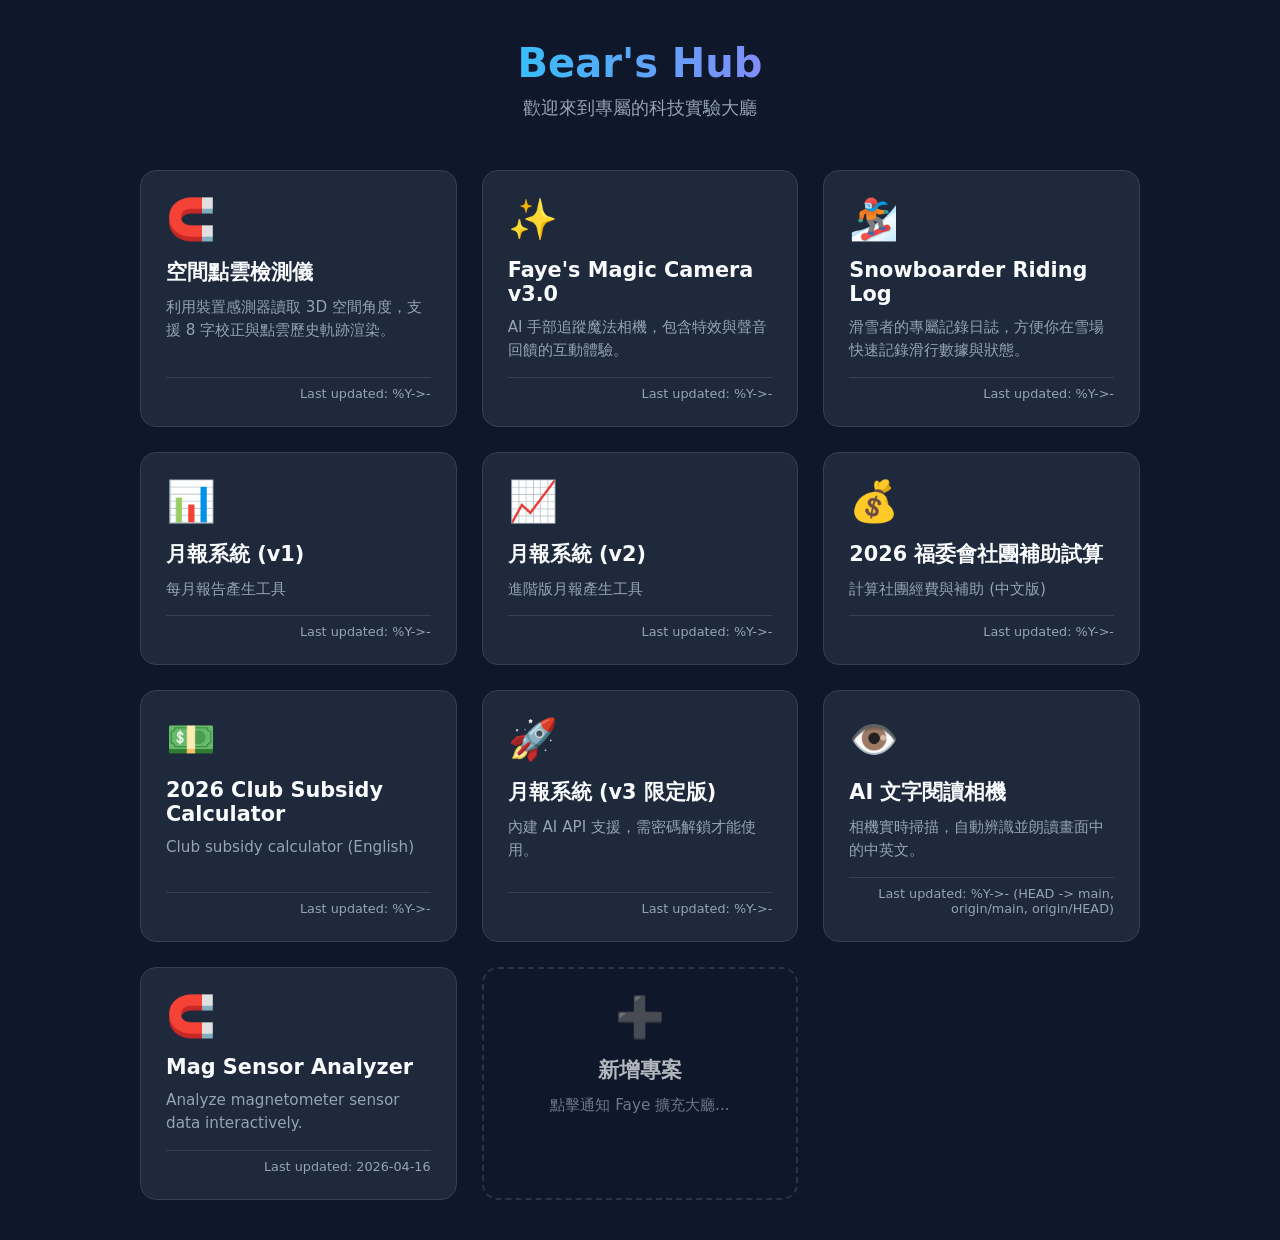
<file: index.html>
<!DOCTYPE html>
<html lang="zh-TW">
<head>
    <meta charset="UTF-8">
    <meta name="viewport" content="width=device-width, initial-scale=1.0">
    <title>Bear's Hub | 專屬實驗室</title>
    <style>
        :root {
            --bg-color: #0f172a;
            --card-bg: #1e293b;
            --text-main: #f8fafc;
            --text-muted: #94a3b8;
            --accent: #38bdf8;
            --accent-glow: rgba(56, 189, 248, 0.5);
        }
        body {
            font-family: 'Segoe UI', system-ui, sans-serif;
            background-color: var(--bg-color);
            color: var(--text-main);
            margin: 0;
            padding: 40px 20px;
            display: flex;
            flex-direction: column;
            align-items: center;
            min-height: 100vh;
            box-sizing: border-box;
        }
        .header {
            text-align: center;
            margin-bottom: 50px;
            animation: fadeInDown 0.8s ease-out;
        }
        .header h1 {
            font-size: 2.5rem;
            margin: 0 0 10px 0;
            background: linear-gradient(to right, #38bdf8, #818cf8);
            -webkit-background-clip: text;
            -webkit-text-fill-color: transparent;
        }
        .header p {
            color: var(--text-muted);
            font-size: 1.1rem;
            margin: 0;
        }
        
        .grid {
            display: grid;
            grid-template-columns: repeat(auto-fill, minmax(280px, 1fr));
            gap: 25px;
            width: 100%;
            max-width: 1000px;
            animation: fadeInUp 0.8s ease-out;
        }

        .card {
            background-color: var(--card-bg);
            border-radius: 16px;
            padding: 25px;
            text-decoration: none;
            color: var(--text-main);
            border: 1px solid #334155;
            transition: all 0.3s ease;
            position: relative;
            overflow: hidden;
            display: flex;
            flex-direction: column;
        }
        
        .card::before {
            content: '';
            position: absolute;
            top: 0; left: 0; right: 0; height: 4px;
            background: linear-gradient(to right, #38bdf8, #818cf8);
            opacity: 0;
            transition: opacity 0.3s ease;
        }

        .card:hover {
            transform: translateY(-5px);
            box-shadow: 0 10px 20px rgba(0,0,0,0.5), 0 0 15px var(--accent-glow);
            border-color: #475569;
        }
        .card:hover::before {
            opacity: 1;
        }

        .card-icon {
            font-size: 2.5rem;
            margin-bottom: 15px;
        }
        .card-title {
            font-size: 1.3rem;
            font-weight: bold;
            margin-bottom: 10px;
        }
        .card-desc {
            color: var(--text-muted);
            font-size: 0.95rem;
            line-height: 1.5;
            flex-grow: 1;
        }

        .card.empty {
            border: 2px dashed #334155;
            background: transparent;
            align-items: center;
            justify-content: center;
            text-align: center;
            opacity: 0.7;
            cursor: pointer;
        }
        .card.empty:hover {
            border-color: var(--text-muted);
            opacity: 1;
            box-shadow: none;
            transform: scale(1.02);
        }

        @keyframes fadeInDown {
            from { opacity: 0; transform: translateY(-20px); }
            to { opacity: 1; transform: translateY(0); }
        }
        @keyframes fadeInUp {
            from { opacity: 0; transform: translateY(20px); }
            to { opacity: 1; transform: translateY(0); }
        }
    </style>
</head>
<body>

    <div class="header">
        <h1>Bear's Hub</h1>
        <p>歡迎來到專屬的科技實驗大廳</p>
    </div>

    <div class="grid" id="project-grid">
        <!-- 專案 1 -->
        <a href="mag_sensor.html" class="card">
            <div class="card-icon">🧲</div>
            <div class="card-title">空間點雲檢測儀</div>
            <div class="card-desc">利用裝置感測器讀取 3D 空間角度，支援 8 字校正與點雲歷史軌跡渲染。</div>
        
            <div class="card-date" style="margin-top: 15px; font-size: 0.8rem; color: var(--text-muted); text-align: right; border-top: 1px solid #334155; padding-top: 8px;">Last updated: %Y->-</div>
        </a>

        <!-- 專案 2 -->
        <a href="magic_camera.html" class="card">
            <div class="card-icon">✨</div>
            <div class="card-title">Faye's Magic Camera v3.0</div>
            <div class="card-desc">AI 手部追蹤魔法相機，包含特效與聲音回饋的互動體驗。</div>
        
            <div class="card-date" style="margin-top: 15px; font-size: 0.8rem; color: var(--text-muted); text-align: right; border-top: 1px solid #334155; padding-top: 8px;">Last updated: %Y->-</div>
        </a>

        <!-- 專案 3 -->
        <a href="snowboard_log.html" class="card">
            <div class="card-icon">🏂</div>
            <div class="card-title">Snowboarder Riding Log</div>
            <div class="card-desc">滑雪者的專屬記錄日誌，方便你在雪場快速記錄滑行數據與狀態。</div>
        
            <div class="card-date" style="margin-top: 15px; font-size: 0.8rem; color: var(--text-muted); text-align: right; border-top: 1px solid #334155; padding-top: 8px;">Last updated: %Y->-</div>
        </a>

        <!-- 專案 4 -->
        <a href="monthly-report/index.html" class="card">
            <div class="card-icon">📊</div>
            <div class="card-title">月報系統 (v1)</div>
            <div class="card-desc">每月報告產生工具</div>
        
            <div class="card-date" style="margin-top: 15px; font-size: 0.8rem; color: var(--text-muted); text-align: right; border-top: 1px solid #334155; padding-top: 8px;">Last updated: %Y->-</div>
        </a>

        <!-- 專案 5 -->
        <a href="monthly-report/index_v2.html" class="card">
            <div class="card-icon">📈</div>
            <div class="card-title">月報系統 (v2)</div>
            <div class="card-desc">進階版月報產生工具</div>
        
            <div class="card-date" style="margin-top: 15px; font-size: 0.8rem; color: var(--text-muted); text-align: right; border-top: 1px solid #334155; padding-top: 8px;">Last updated: %Y->-</div>
        </a>

        
        
        
        <!-- 專案 6 -->
        <a href="club-subsidy/zh.html" class="card">
            <div class="card-icon">💰</div>
            <div class="card-title">2026 福委會社團補助試算</div>
            <div class="card-desc">計算社團經費與補助 (中文版)</div>
        
            <div class="card-date" style="margin-top: 15px; font-size: 0.8rem; color: var(--text-muted); text-align: right; border-top: 1px solid #334155; padding-top: 8px;">Last updated: %Y->-</div>
        </a>

        <!-- 專案 7 -->
        <a href="club-subsidy/en.html" class="card">
            <div class="card-icon">💵</div>
            <div class="card-title">2026 Club Subsidy Calculator</div>
            <div class="card-desc">Club subsidy calculator (English)</div>
        
            <div class="card-date" style="margin-top: 15px; font-size: 0.8rem; color: var(--text-muted); text-align: right; border-top: 1px solid #334155; padding-top: 8px;">Last updated: %Y->-</div>
        </a>

        
        <!-- 專案 6 -->
        <a href="monthly-report/index_v3.html" class="card">
            <div class="card-icon">🚀</div>
            <div class="card-title">月報系統 (v3 限定版)</div>
            <div class="card-desc">內建 AI API 支援，需密碼解鎖才能使用。</div>
        
            <div class="card-date" style="margin-top: 15px; font-size: 0.8rem; color: var(--text-muted); text-align: right; border-top: 1px solid #334155; padding-top: 8px;">Last updated: %Y->-</div>
        </a>

        
        <!-- 專案 8 -->
        <a href="text-reader.html" class="card">
            <div class="card-icon">👁️</div>
            <div class="card-title">AI 文字閱讀相機</div>
            <div class="card-desc">相機實時掃描，自動辨識並朗讀畫面中的中英文。</div>
        
            <div class="card-date" style="margin-top: 15px; font-size: 0.8rem; color: var(--text-muted); text-align: right; border-top: 1px solid #334155; padding-top: 8px;">Last updated: %Y->- (HEAD -> main, origin/main, origin/HEAD)</div>
        </a>

        
        <a href="magnetometer_analyzer.html" class="card">
            <div class="card-icon">🧲</div>
            <div class="card-title">Mag Sensor Analyzer</div>
            <div class="card-desc">Analyze magnetometer sensor data interactively.</div>
        
            <div class="card-date" style="margin-top: 15px; font-size: 0.8rem; color: var(--text-muted); text-align: right; border-top: 1px solid #334155; padding-top: 8px;">Last updated: 2026-04-16</div>
        </a>

        <!-- 等待加入的舊專案 -->
        <div class="card empty" onclick="alert('請把舊的 HTML 檔案交給 Faye，她會自動幫你上架到這裡！')">
            <div class="card-icon">➕</div>
            <div class="card-title">新增專案</div>
            <div class="card-desc">點擊通知 Faye 擴充大廳...</div>
        </div>
    </div>

</body>
</html>
</file>
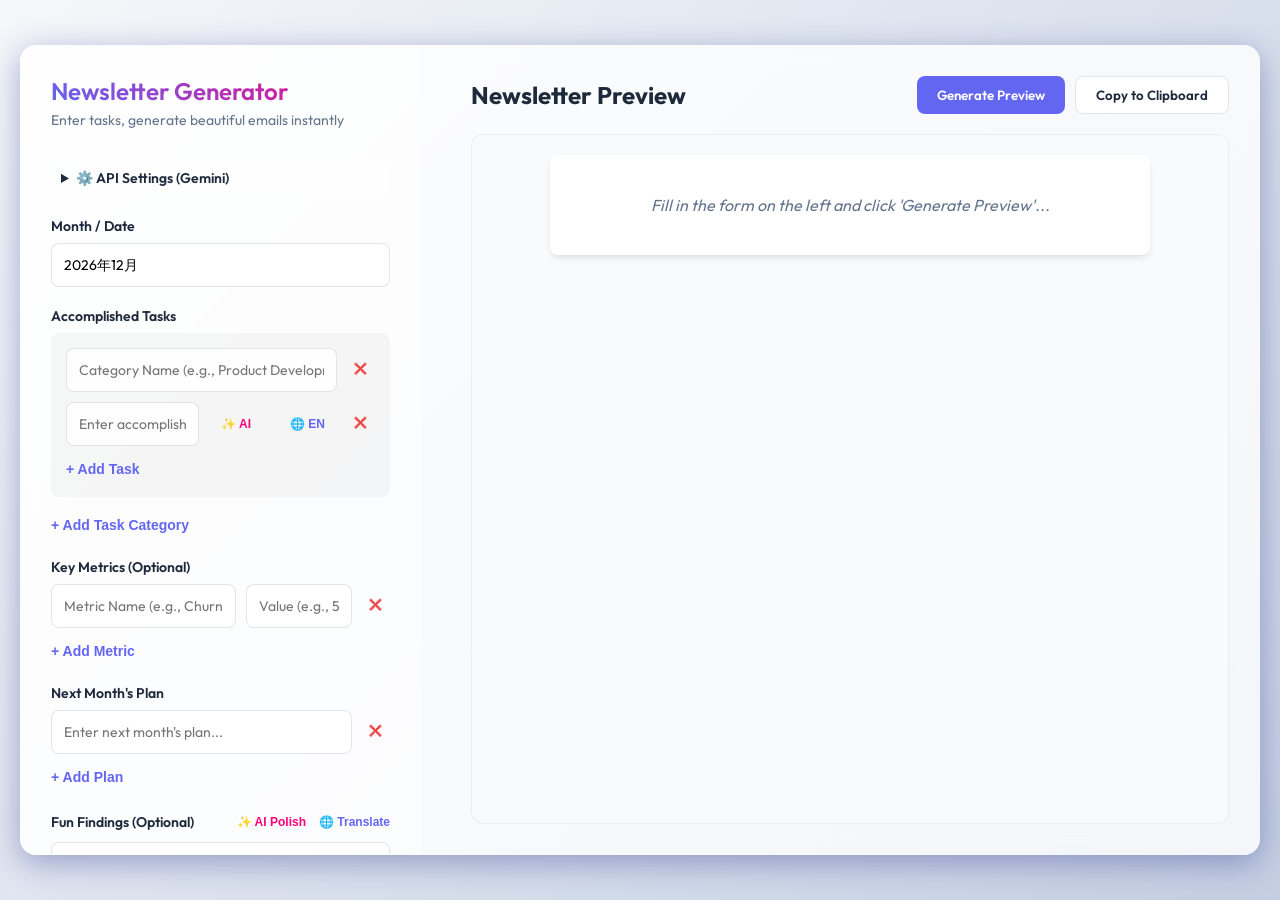
<file: monthly-report/index.html>
<!DOCTYPE html>
<html lang="zh-TW">
<head>
    <meta charset="UTF-8">
    <meta name="viewport" content="width=device-width, initial-scale=1.0">
    <meta name="description" content="Monthly newsletter generator, easily produce beautiful emails suitable for Gmail.">
    <title>Monthly Newsletter Generator</title>
    <link rel="stylesheet" href="style.css">
    <link rel="preconnect" href="https://fonts.googleapis.com">
    <link rel="preconnect" href="https://fonts.gstatic.com" crossorigin>
    <link href="https://fonts.googleapis.com/css2?family=Outfit:wght@300;400;600&display=swap" rel="stylesheet">
</head>
<body>
    <div class="app-container">
        <aside class="sidebar">
            <h1 id="app-title">Newsletter Generator</h1>
            <p class="subtitle">Enter tasks, generate beautiful emails instantly</p>
            
            <form id="newsletter-form" onsubmit="event.preventDefault();">
                <!-- API 設定 -->
                <div class="form-group settings-group" style="margin-bottom: 20px; background: rgba(255,255,255,0.3); padding: 10px; border-radius: 8px;">
                    <details>
                        <summary style="font-size: 14px; font-weight: 600; cursor: pointer; color: var(--text-color);">⚙️ API Settings (Gemini)</summary>
                        <div class="settings-content" style="padding-top: 10px;">
                            <label for="api-key-input" style="font-size: 12px;">API Key</label>
                            <div style="display: flex; gap: 10px; margin-top: 5px;">
                                <input type="password" id="api-key-input" placeholder="Enter your API Key" style="flex: 1; padding: 8px;">
                                <button type="button" id="save-api-key-btn" class="btn secondary" style="padding: 8px 12px; font-size: 12px;">Save</button>
                            </div>
                            <span id="api-key-status" style="font-size: 12px; color: #10b981; margin-top: 5px; display: block;"></span>
                        </div>
                    </details>
                </div>

                <!-- 基本資訊 -->
                <div class="form-group">
                    <label for="input-month">Month / Date</label>
                    <input type="text" id="input-month" placeholder="e.g., April 2026" required>
                </div>
                
                <!-- 完成任務 -->
                <div class="form-group">
                    <label>Accomplished Tasks</label>
                    <div id="categories-container">
                        <!-- 動態新增類別與任務 -->
                    </div>
                    <button type="button" id="add-category-btn" class="btn-text">+ Add Task Category</button>
                </div>
                
                <!-- 關鍵數據 -->
                <div class="form-group">
                    <label>Key Metrics (Optional)</label>
                    <div id="metrics-container">
                        <!-- 動態新增數據 -->
                    </div>
                    <button type="button" id="add-metric-btn" class="btn-text">+ Add Metric</button>
                </div>
                
                <!-- 下個月計畫 -->
                <div class="form-group">
                    <label>Next Month's Plan</label>
                    <div id="plans-container">
                        <!-- 動態新增計畫 -->
                    </div>
                    <button type="button" id="add-plan-btn" class="btn-text">+ Add Plan</button>
                </div>
                
                <!-- 本月趣事 -->
                <div class="form-group">
                    <div style="display: flex; justify-content: space-between; align-items: center; margin-bottom: 8px;">
                        <label for="input-fun" style="margin-bottom: 0;">Fun Findings (Optional)</label>
                        <div>
                            <button type="button" id="ai-expand-fun-btn" class="btn-text" style="color: var(--secondary); font-size: 12px; margin-right: 10px;">✨ AI Polish</button>
                            <button type="button" id="ai-translate-fun-btn" class="btn-text" style="color: var(--primary); font-size: 12px;">🌐 Translate</button>
                        </div>
                    </div>
                    <textarea id="input-fun" rows="4" placeholder="Share anything interesting or new findings from this month..."></textarea>
                </div>
            </form>
        </aside>
        
        <main class="preview-area">
            <div class="preview-header">
                <h2>Newsletter Preview</h2>
                <div class="actions">
                    <button id="generate-btn" class="btn primary">Generate Preview</button>
                    <button id="copy-btn" class="btn secondary">Copy to Clipboard</button>
                </div>
            </div>
            <div class="preview-window">
                <div id="preview-content" class="preview-content">
                    <div class="placeholder-text">Fill in the form on the left and click 'Generate Preview'...</div>
                </div>
            </div>
        </main>
    </div>
    <script src="script.js"></script>
</body>
</html>
</file>
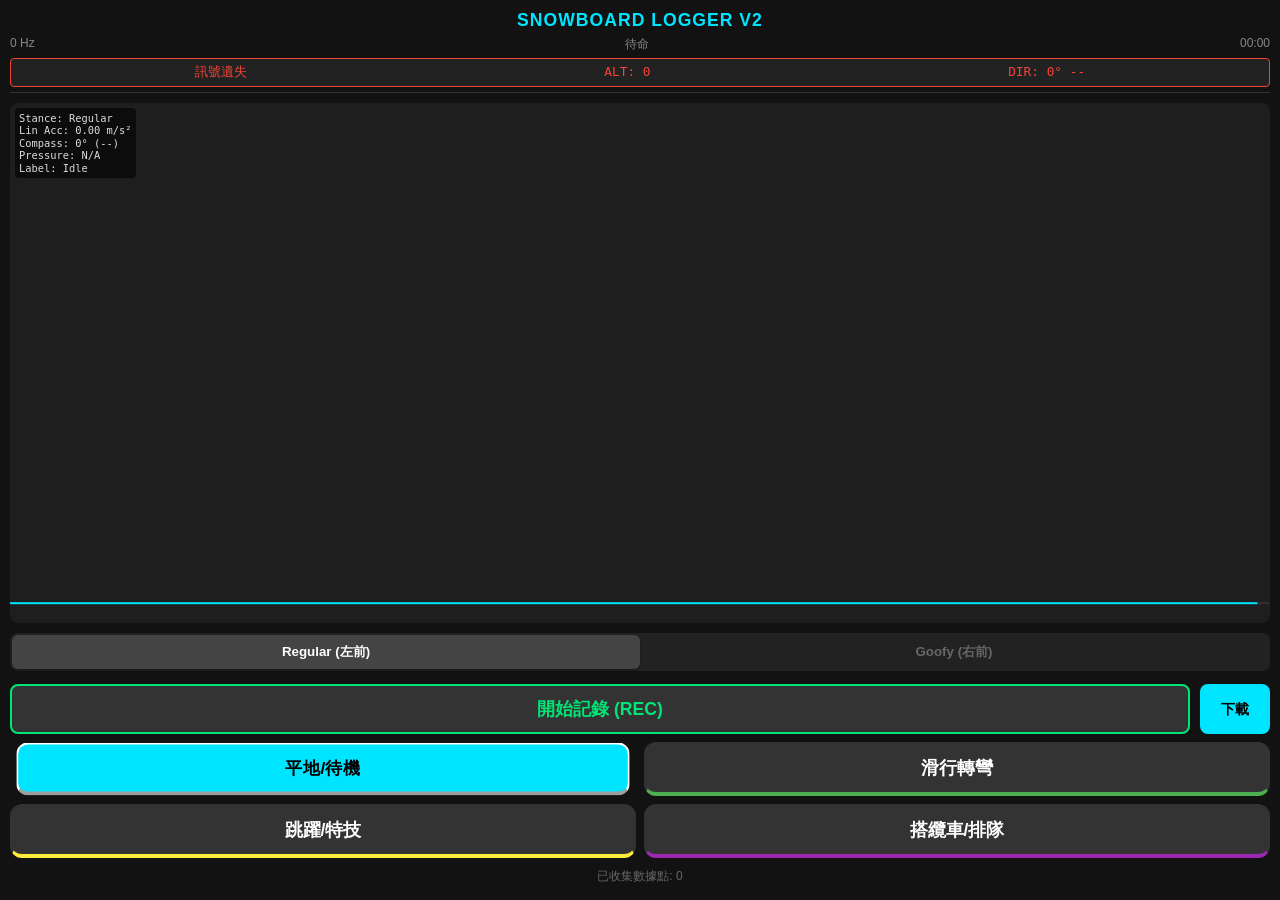
<file: snowboard_log.html>
<!DOCTYPE html>
<html lang="zh-TW">
<head>
    <meta charset="UTF-8">
    <meta name="viewport" content="width=device-width, initial-scale=1.0, maximum-scale=1.0, user-scalable=no">
    <title>Snowboarder Riding Log</title>
    <style>
        :root {
            --bg-color: #121212;
            --text-color: #ffffff;
            --accent-color: #00e5ff;
            --stop-color: #ff4081;
            --record-color: #00e676;
            --btn-bg: #333;
            --lift-color: #9c27b0;
            --warning-color: #ff9800;
            --error-color: #f44336;
        }

        body {
            font-family: -apple-system, BlinkMacSystemFont, "Segoe UI", Roboto, Helvetica, Arial, sans-serif;
            background-color: var(--bg-color);
            color: var(--text-color);
            margin: 0;
            padding: 10px;
            display: flex;
            flex-direction: column;
            height: 100dvh; 
            box-sizing: border-box;
            overflow: hidden; 
        }

        header {
            text-align: center;
            padding-bottom: 5px;
            border-bottom: 1px solid #333;
            flex-shrink: 0; 
        }

        h1 {
            font-size: 1.1rem;
            margin: 0;
            color: var(--accent-color);
            text-transform: uppercase;
            letter-spacing: 1px;
        }

        .status-bar {
            display: flex;
            justify-content: space-between;
            font-size: 0.75rem;
            color: #888;
            margin-top: 5px;
        }
        
        /* GPS Status Bar */
        .gps-bar {
            display: flex;
            justify-content: space-around;
            background: #222;
            padding: 5px;
            margin-top: 5px;
            border-radius: 4px;
            font-size: 0.8rem;
            font-family: monospace;
            color: var(--accent-color);
            transition: color 0.3s, background 0.3s;
        }

        .gps-lost {
            color: var(--error-color);
            border: 1px solid var(--error-color);
        }

        .gps-weak {
            color: var(--warning-color);
        }

        .active-status {
            color: var(--record-color);
            font-weight: bold;
        }

        /* Visualization Area */
        #visualizer {
            flex: 1; 
            background: #1e1e1e;
            border-radius: 8px;
            margin: 10px 0;
            position: relative;
            overflow: hidden;
            display: flex;
            align-items: center;
            justify-content: center;
            min-height: 0; 
        }

        canvas {
            width: 100%;
            height: 100%;
        }

        .sensor-values {
            position: absolute;
            top: 5px;
            left: 5px;
            font-family: monospace;
            font-size: 0.65rem;
            line-height: 1.2;
            background: rgba(0,0,0,0.6);
            padding: 4px;
            pointer-events: none;
            color: #ddd;
            border-radius: 4px;
        }

        /* Controls */
        .controls {
            display: flex;
            flex-direction: column;
            gap: 8px;
            height: auto; 
            padding-bottom: 5px;
            flex-shrink: 0; 
        }

        .main-actions {
            display: flex;
            gap: 10px;
            height: 50px;
            flex-shrink: 0;
        }

        .btn {
            border: none;
            border-radius: 8px;
            color: white;
            font-weight: bold;
            font-size: 0.9rem;
            cursor: pointer;
            transition: opacity 0.2s;
            display: flex;
            align-items: center;
            justify-content: center;
            text-transform: uppercase;
        }

        .btn:active {
            opacity: 0.7;
        }

        .btn-ios {
            background: #444;
            width: 100%;
            margin-bottom: 10px;
            padding: 15px;
            display: none; 
        }

        .btn-record {
            background: var(--btn-bg);
            flex: 1;
            border: 2px solid var(--record-color);
            color: var(--record-color);
            font-size: 1.1rem;
        }

        .btn-record.recording {
            background: var(--record-color);
            color: black;
            animation: pulse 2s infinite;
        }

        .btn-download {
            background: var(--accent-color);
            color: black;
            width: 70px;
        }

        .stance-selector {
            display: flex;
            background: #222;
            border-radius: 8px;
            padding: 2px;
            margin-bottom: 5px;
            flex-shrink: 0;
        }
        
        .stance-btn {
            flex: 1;
            background: transparent;
            color: #666;
            padding: 8px;
            border-radius: 6px;
            border: none;
            font-weight: bold;
            cursor: pointer;
        }
        
        .stance-btn.active {
            background: #444;
            color: white;
            box-shadow: 0 1px 3px rgba(0,0,0,0.3);
        }

        .label-grid {
            display: grid;
            grid-template-columns: 1fr 1fr;
            gap: 8px;
            flex: 1;
        }

        .label-btn {
            background: #333;
            font-size: 1.1rem;
            border-radius: 12px;
            border: 2px solid transparent;
            padding: 12px 5px; 
            white-space: nowrap; 
        }

        .label-btn.active {
            background: var(--accent-color);
            color: black;
            border-color: white;
            transform: scale(0.98);
        }

        .label-btn.jump { border-bottom: 4px solid #ffeb3b; }
        .label-btn.turn { border-bottom: 4px solid #4caf50; }
        .label-btn.lift { border-bottom: 4px solid var(--lift-color); }
        .label-btn.idle { border-bottom: 4px solid #9e9e9e; }

        @keyframes pulse {
            0% { box-shadow: 0 0 0 0 rgba(0, 230, 118, 0.4); }
            70% { box-shadow: 0 0 0 10px rgba(0, 230, 118, 0); }
            100% { box-shadow: 0 0 0 0 rgba(0, 230, 118, 0); }
        }

        .counter {
            text-align: center;
            font-size: 0.75rem;
            color: #666;
            margin-top: 5px;
            flex-shrink: 0;
            padding-bottom: 5px; 
        }

        /* --- Modal Styles --- */
        .modal-overlay {
            position: fixed;
            top: 0; left: 0; width: 100%; height: 100%;
            background: rgba(0,0,0,0.85);
            display: none; 
            justify-content: center;
            align-items: center;
            z-index: 1000;
            backdrop-filter: blur(5px);
        }

        .modal-content {
            background: #222;
            padding: 25px;
            border-radius: 16px;
            text-align: center;
            border: 2px solid var(--accent-color);
            width: 80%;
            max-width: 320px;
            box-shadow: 0 0 20px rgba(0,0,0,0.5);
        }

        .modal-title {
            font-size: 1.2rem;
            margin-bottom: 20px;
            color: white;
        }

        .modal-btn-group {
            display: flex;
            flex-direction: column;
            gap: 15px;
        }

        .btn-modal {
            padding: 15px;
            font-size: 1.1rem;
            border: none;
            border-radius: 10px;
            font-weight: bold;
            color: #111;
            cursor: pointer;
        }

        .btn-clean {
            background: var(--record-color);
            box-shadow: 0 0 10px rgba(0, 230, 118, 0.3);
        }

        .btn-crash {
            background: var(--stop-color);
            color: white;
            box-shadow: 0 0 10px rgba(255, 64, 129, 0.3);
        }
    </style>
</head>
<body>

<header>
    <h1>Snowboard Logger V2</h1>
    <div class="status-bar">
        <span id="hz-display">0 Hz</span>
        <span id="status-text">待命</span>
        <span id="time-display">00:00</span>
    </div>
    <!-- GPS Info Bar -->
    <div id="gps-bar" class="gps-bar">
        <span id="speed-display">SPD: 0.0</span>
        <span id="alt-display">ALT: 0</span>
        <span id="compass-display">DIR: --</span>
    </div>
</header>

<div id="visualizer">
    <canvas id="sensorCanvas"></canvas>
    <div class="sensor-values" id="debug-values">
        Waiting for sensors...
    </div>
</div>

<button id="ios-btn" class="btn btn-ios">啟用 iOS 感測器權限</button>

<div class="controls">
    <!-- Stance Selector -->
    <div class="stance-selector">
        <button class="stance-btn active" data-stance="Regular">Regular (左前)</button>
        <button class="stance-btn" data-stance="Goofy">Goofy (右前)</button>
    </div>

    <!-- Recording Controls -->
    <div class="main-actions">
        <button id="record-btn" class="btn btn-record">開始記錄 (REC)</button>
        <button id="download-btn" class="btn btn-download" disabled>下載</button>
    </div>

    <!-- Labeling Buttons -->
    <div class="label-grid">
        <button class="btn label-btn idle active" data-label="Idle">平地/待機</button>
        <button class="btn label-btn turn" data-label="Carving">滑行轉彎</button>
        <button class="btn label-btn jump" data-label="Jump/Trick">跳躍/特技</button>
        <button class="btn label-btn lift" data-label="Lift/Queue">搭纜車/排隊</button>
    </div>
</div>

<div class="counter" id="data-counter">已收集數據點: 0</div>

<!-- Post Run Modal -->
<div id="summary-modal" class="modal-overlay">
    <div class="modal-content">
        <h3 class="modal-title">這趟滑行狀況如何？</h3>
        <div class="modal-btn-group">
            <button class="btn-modal btn-clean" onclick="finalizeRun('CLEAN')">順利完成 (Clean)</button>
            <button class="btn-modal btn-crash" onclick="finalizeRun('CRASH')">有摔倒 (Crash)</button>
        </div>
    </div>
</div>

<script>
    // Configuration
    const TARGET_HZ = 50; 
    
    // State
    let isRecording = false;
    let startTime = 0;
    let recordedData = [];
    let currentLabel = "Idle";
    let currentStance = "Regular";
    let lastSampleTime = 0;
    let runTag = "CLEAN"; 
    
    // Sensors
    let acceleration = { x: 0, y: 0, z: 0 }; 
    let linearAcceleration = { x: 0, y: 0, z: 0 }; 
    let rotation = { alpha: 0, beta: 0, gamma: 0 }; 
    let compassHeading = 0; 
    let compassDirectionStr = "--"; 
    let pressureHPa = null; 
    
    // GPS State
    let gpsData = {
        lat: null,
        lon: null,
        alt: null,
        speed: null, // Init as null
        accuracy: 0,
        lastUpdate: 0
    };

    // UI Elements
    const recordBtn = document.getElementById('record-btn');
    const downloadBtn = document.getElementById('download-btn');
    const statusText = document.getElementById('status-text');
    const timeDisplay = document.getElementById('time-display');
    const counterDisplay = document.getElementById('data-counter');
    const debugValues = document.getElementById('debug-values');
    const labelBtns = document.querySelectorAll('.label-btn');
    const stanceBtns = document.querySelectorAll('.stance-btn');
    const iosBtn = document.getElementById('ios-btn');
    const summaryModal = document.getElementById('summary-modal');
    
    const gpsBar = document.getElementById('gps-bar');
    const speedDisplay = document.getElementById('speed-display');
    const altDisplay = document.getElementById('alt-display');
    const compassDisplay = document.getElementById('compass-display');
    
    // Canvas Setup
    const canvas = document.getElementById('sensorCanvas');
    const ctx = canvas.getContext('2d');
    let chartData = new Array(100).fill(0); 

    function resizeCanvas() {
        canvas.width = canvas.parentElement.clientWidth;
        canvas.height = canvas.parentElement.clientHeight;
    }
    window.addEventListener('resize', resizeCanvas);
    resizeCanvas();

    // --- Interaction Logic ---
    labelBtns.forEach(btn => {
        btn.addEventListener('click', (e) => {
            labelBtns.forEach(b => b.classList.remove('active'));
            e.target.classList.add('active');
            currentLabel = e.target.getAttribute('data-label');
        });
    });

    stanceBtns.forEach(btn => {
        btn.addEventListener('click', (e) => {
            stanceBtns.forEach(b => b.classList.remove('active'));
            e.target.classList.add('active');
            currentStance = e.target.getAttribute('data-stance');
        });
    });

    recordBtn.addEventListener('click', () => {
        if (!isRecording) {
            startRecording();
        } else {
            showSummaryModal();
        }
    });

    // iOS Permission
    if (typeof DeviceMotionEvent !== 'undefined' && typeof DeviceMotionEvent.requestPermission === 'function') {
        iosBtn.style.display = 'block';
        iosBtn.addEventListener('click', () => {
            Promise.all([
                DeviceMotionEvent.requestPermission(),
                DeviceOrientationEvent.requestPermission()
            ]).then(responses => {
                if (responses.every(r => r === 'granted')) {
                    iosBtn.style.display = 'none';
                    startSensorListeners();
                } else {
                    alert('需要完整的感測器權限才能記錄！');
                }
            }).catch(console.error);
        });
    } else {
        startSensorListeners();
    }
    
    startGPSListener();
    startPressureListener();

    // --- Core Logic ---
    
    function getCompassDirection(degrees) {
        const directions = ['N (北)', 'NE', 'E (東)', 'SE', 'S (南)', 'SW', 'W (西)', 'NW'];
        const index = Math.round(((degrees %= 360) < 0 ? degrees + 360 : degrees) / 45) % 8;
        return directions[index];
    }

    function startGPSListener() {
        if ("geolocation" in navigator) {
            navigator.geolocation.watchPosition(
                (position) => {
                    gpsData.lat = position.coords.latitude;
                    gpsData.lon = position.coords.longitude;
                    gpsData.alt = position.coords.altitude;
                    gpsData.speed = position.coords.speed;
                    gpsData.accuracy = position.coords.accuracy;
                    gpsData.lastUpdate = Date.now();
                },
                (error) => {
                    console.warn("GPS Error: " + error.message);
                },
                { enableHighAccuracy: true, maximumAge: 0, timeout: 5000 }
            );
        }
    }

    function startPressureListener() {
        if ('PressureSensor' in window) {
            try {
                // @ts-ignore
                const sensor = new PressureSensor({ frequency: 10 });
                sensor.addEventListener('reading', () => {
                    pressureHPa = sensor.pressure;
                });
                sensor.start();
            } catch (error) { console.log("PressureSensor fail: " + error); }
        }
    }

    function startSensorListeners() {
        window.addEventListener('devicemotion', (event) => {
            if(event.accelerationIncludingGravity) {
                acceleration = event.accelerationIncludingGravity;
            }
            if(event.acceleration) {
                linearAcceleration = event.acceleration;
            }
        });
        
        if ('ondeviceorientationabsolute' in window) {
            window.addEventListener('deviceorientationabsolute', (event) => {
                if (event.absolute && event.alpha !== null) {
                    compassHeading = 360 - event.alpha;
                    compassDirectionStr = getCompassDirection(compassHeading);
                }
            });
        }

        window.addEventListener('deviceorientation', (event) => {
            rotation = {
                alpha: event.alpha || 0,
                beta: event.beta || 0,
                gamma: event.gamma || 0
            };

            if (event.webkitCompassHeading) {
                compassHeading = event.webkitCompassHeading;
                compassDirectionStr = getCompassDirection(compassHeading);
            } 
            else if (event.absolute && !('ondeviceorientationabsolute' in window)) {
                 compassHeading = 360 - event.alpha;
                 compassDirectionStr = getCompassDirection(compassHeading);
            }
             else if (!('ondeviceorientationabsolute' in window) && !event.webkitCompassHeading) {
                 compassHeading = 360 - event.alpha;
                 compassDirectionStr = getCompassDirection(compassHeading) + "?"; 
            }
        });

        drawLoop();
    }

    function startRecording() {
        isRecording = true;
        recordedData = []; 
        startTime = Date.now();
        
        recordBtn.textContent = "停止 (STOP)";
        recordBtn.classList.add('recording');
        statusText.textContent = "記錄中...";
        statusText.classList.add('active-status');
        downloadBtn.disabled = true;
        
        stanceBtns.forEach(b => b.disabled = true);
    }

    function showSummaryModal() {
        isRecording = false; 
        summaryModal.style.display = "flex";
    }

    window.finalizeRun = function(tag) {
        runTag = tag;
        summaryModal.style.display = "none";
        
        recordBtn.textContent = "開始記錄 (REC)";
        recordBtn.classList.remove('recording');
        statusText.textContent = `已停止 (${tag})`;
        statusText.classList.remove('active-status');
        downloadBtn.disabled = false;
        
        stanceBtns.forEach(b => b.disabled = false);
        
        triggerDownload();
    };

    function triggerDownload() {
        if (recordedData.length === 0) {
            alert("沒有數據可下載");
            return;
        }
        
        const dateStr = new Date().toISOString().replace(/[:.]/g, '-');
        const fileName = `snowboard_${currentStance}_${runTag}_${dateStr}.json`; 
        
        const finalOutput = {
            summary: {
                tag: runTag,
                stance: currentStance,
                startTime: new Date(startTime).toISOString(),
                endTime: new Date().toISOString(),
                dataPoints: recordedData.length,
                platform: navigator.platform,
                note: "Speed=null indicates GPS signal loss (e.g., tunnel)"
            },
            data: recordedData
        };
        
        const jsonStr = JSON.stringify(finalOutput, null, 2);
        const blob = new Blob([jsonStr], { type: 'application/json' });
        const url = URL.createObjectURL(blob);
        
        const a = document.createElement('a');
        a.href = url;
        a.download = fileName;
        document.body.appendChild(a);
        a.click();
        document.body.removeChild(a);
        URL.revokeObjectURL(url);
    }

    downloadBtn.addEventListener('click', () => {
        triggerDownload();
    });

    function drawLoop() {
        const now = Date.now();
        
        // --- GPS UI Status Update ---
        const timeSinceGps = now - gpsData.lastUpdate;
        let isGpsLost = timeSinceGps > 5000; // >5 sec no update
        let isGpsWeak = gpsData.accuracy > 50; // >50m accuracy
        
        if (isGpsLost) {
            gpsBar.className = "gps-bar gps-lost";
            speedDisplay.textContent = "訊號遺失";
        } else if (isGpsWeak) {
            gpsBar.className = "gps-bar gps-weak";
            const speedKmh = (gpsData.speed || 0) * 3.6;
            speedDisplay.textContent = `SPD: ${speedKmh.toFixed(1)}?`; // Add ?
        } else {
            gpsBar.className = "gps-bar";
            const speedKmh = (gpsData.speed || 0) * 3.6;
            speedDisplay.textContent = `SPD: ${speedKmh.toFixed(1)} km/h`;
        }
        
        if (gpsData.alt !== null) {
             altDisplay.textContent = `ALT: ${gpsData.alt.toFixed(0)} m`;
        }

        // --- Data Recording ---
        if (isRecording) {
            const timeSinceLast = now - lastSampleTime;
            if (timeSinceLast >= (1000 / TARGET_HZ)) {
                
                // Decide what speed to record: 
                // If browser gives null, record null. 
                // If browser gives 0 but GPS is LOST, record null (better for AI).
                let recordedSpeed = gpsData.speed;
                if (isGpsLost && recordedSpeed === 0) {
                    recordedSpeed = null; // Mark as missing data
                }

                const dataPoint = {
                    timestamp: now,
                    elapsed: now - startTime,
                    label: currentLabel,
                    stance: currentStance, 
                    
                    acc: { 
                        x: Number(acceleration.x.toFixed(4)), 
                        y: Number(acceleration.y.toFixed(4)), 
                        z: Number(acceleration.z.toFixed(4)) 
                    },
                    lin: {
                        x: Number((linearAcceleration.x || 0).toFixed(4)),
                        y: Number((linearAcceleration.y || 0).toFixed(4)),
                        z: Number((linearAcceleration.z || 0).toFixed(4))
                    },
                    gyro: { 
                        alpha: Number(rotation.alpha.toFixed(4)), 
                        beta: Number(rotation.beta.toFixed(4)), 
                        gamma: Number(rotation.gamma.toFixed(4)) 
                    },
                    compass: Number(compassHeading.toFixed(2)),
                    
                    gps: {
                        lat: gpsData.lat,
                        lon: gpsData.lon,
                        alt: gpsData.alt,
                        speed: recordedSpeed,
                        accuracy: gpsData.accuracy
                    },
                    pressure: pressureHPa
                };
                recordedData.push(dataPoint);
                lastSampleTime = now;
                
                if (recordedData.length % 10 === 0) {
                   counterDisplay.textContent = `已收集數據點: ${recordedData.length}`;
                   const elapsedSec = Math.floor((now - startTime) / 1000);
                   const mins = String(Math.floor(elapsedSec / 60)).padStart(2, '0');
                   const secs = String(elapsedSec % 60).padStart(2, '0');
                   timeDisplay.textContent = `${mins}:${secs}`;
                }
            }
        }

        // Visualization
        const linMag = Math.sqrt(
            (linearAcceleration.x || 0)**2 + 
            (linearAcceleration.y || 0)**2 + 
            (linearAcceleration.z || 0)**2
        );
        
        compassDisplay.textContent = `DIR: ${Math.round(compassHeading)}° ${compassDirectionStr}`;
        
        let pressureStr = pressureHPa ? `${pressureHPa.toFixed(1)} hPa` : "N/A";
        
        debugValues.innerHTML = `
            Stance: ${currentStance}<br>
            Lin Acc: ${linMag.toFixed(2)} m/s²<br>
            Compass: ${compassHeading.toFixed(0)}° (${compassDirectionStr})<br>
            Pressure: ${pressureStr}<br>
            Label: ${currentLabel}
        `;

        chartData.push(linMag); 
        chartData.shift();

        ctx.clearRect(0, 0, canvas.width, canvas.height);
        const baselineY = canvas.height - 20; 
        
        ctx.beginPath();
        ctx.strokeStyle = '#444';
        ctx.lineWidth = 1;
        ctx.moveTo(0, baselineY);
        ctx.lineTo(canvas.width, baselineY);
        ctx.stroke();

        ctx.beginPath();
        ctx.strokeStyle = isRecording ? '#00e676' : '#00e5ff';
        ctx.lineWidth = 2;
        
        const step = canvas.width / chartData.length;
        const scale = canvas.height / 20; 

        for (let i = 0; i < chartData.length; i++) {
            const val = chartData[i];
            const y = baselineY - (val * scale); 
            if (i === 0) ctx.moveTo(0, y);
            else ctx.lineTo(i * step, y);
        }
        ctx.stroke();

        requestAnimationFrame(drawLoop);
    }
</script>

</body>
</html>
</file>
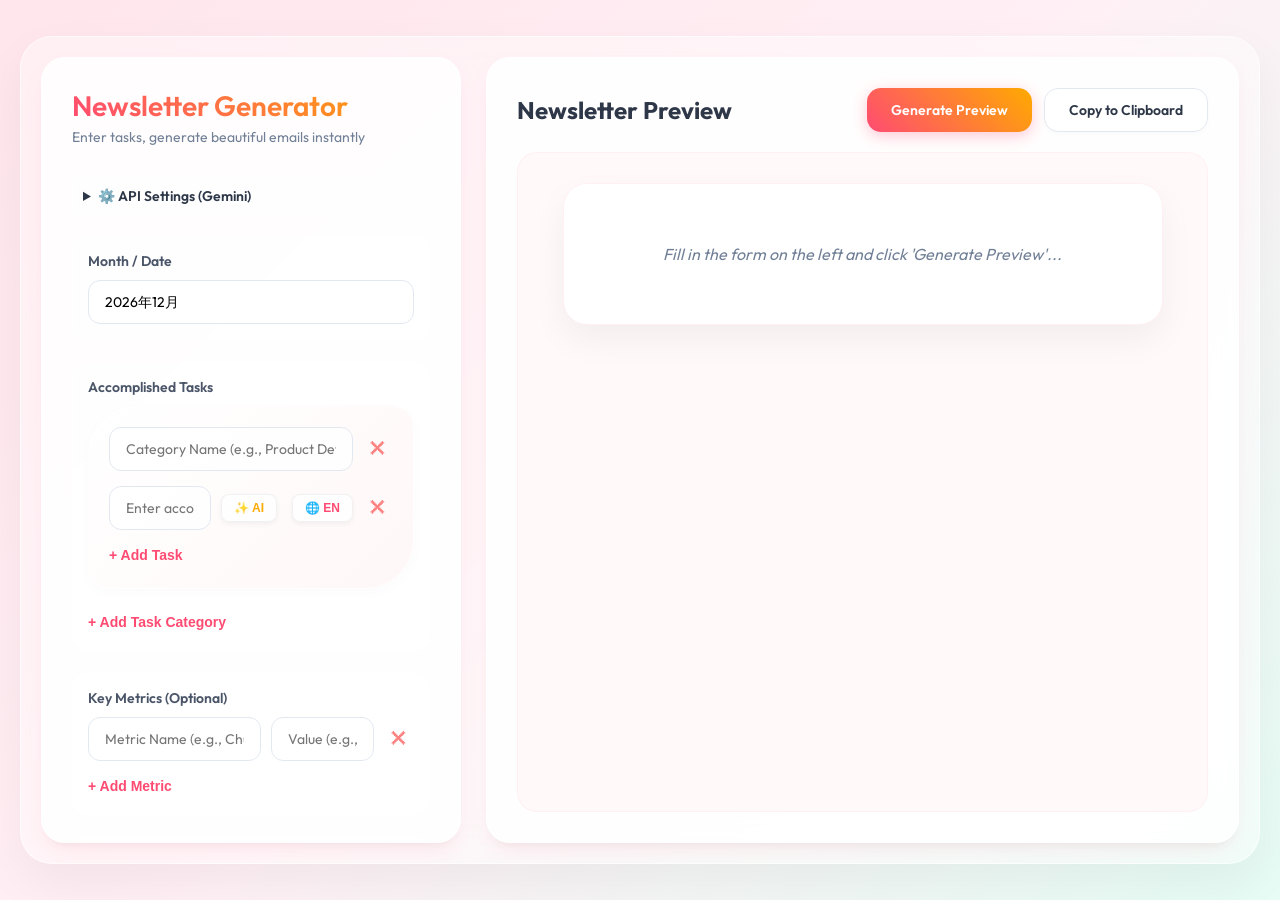
<file: monthly-report/index_v2.html>
<!DOCTYPE html>
<html lang="zh-TW">
<head>
    <meta charset="UTF-8">
    <meta name="viewport" content="width=device-width, initial-scale=1.0">
    <meta name="description" content="Monthly newsletter generator, easily produce beautiful emails suitable for Gmail. (Lively Version)">
    <title>Newsletter Generator v2</title>
    <link rel="stylesheet" href="style_v2.css">
    <link rel="preconnect" href="https://fonts.googleapis.com">
    <link rel="preconnect" href="https://fonts.gstatic.com" crossorigin>
    <link href="https://fonts.googleapis.com/css2?family=Outfit:wght@300;400;600&display=swap" rel="stylesheet">
</head>
<body>
    <div class="app-container">
        <aside class="sidebar">
            <h1 id="app-title">Newsletter Generator</h1>
            <p class="subtitle">Enter tasks, generate beautiful emails instantly</p>
            
            <form id="newsletter-form" onsubmit="event.preventDefault();">
                <!-- API 設定 -->
                <div class="form-group settings-group" style="margin-bottom: 20px; background: rgba(255,255,255,0.3); padding: 10px; border-radius: 8px;">
                    <details>
                        <summary style="font-size: 14px; font-weight: 600; cursor: pointer; color: var(--text-color);">⚙️ API Settings (Gemini)</summary>
                        <div class="settings-content" style="padding-top: 10px;">
                            <label for="api-key-input" style="font-size: 12px;">API Key</label>
                            <div style="display: flex; gap: 10px; margin-top: 5px;">
                                <input type="password" id="api-key-input" placeholder="Enter your API Key" style="flex: 1; padding: 8px;">
                                <button type="button" id="save-api-key-btn" class="btn secondary" style="padding: 8px 12px; font-size: 12px;">Save</button>
                            </div>
                            <span id="api-key-status" style="font-size: 12px; color: #10b981; margin-top: 5px; display: block;"></span>
                        </div>
                    </details>
                </div>

                <!-- 基本資訊 -->
                <div class="form-group">
                    <label for="input-month">Month / Date</label>
                    <input type="text" id="input-month" placeholder="e.g., April 2026" required>
                </div>
                
                <!-- 完成任務 -->
                <div class="form-group">
                    <label>Accomplished Tasks</label>
                    <div id="categories-container">
                        <!-- 動態新增類別與任務 -->
                    </div>
                    <button type="button" id="add-category-btn" class="btn-text">+ Add Task Category</button>
                </div>
                
                <!-- 關鍵數據 -->
                <div class="form-group">
                    <label>Key Metrics (Optional)</label>
                    <div id="metrics-container">
                        <!-- 動態新增數據 -->
                    </div>
                    <button type="button" id="add-metric-btn" class="btn-text">+ Add Metric</button>
                </div>
                
                <!-- 下個月計畫 -->
                <div class="form-group">
                    <label>Next Month's Plan</label>
                    <div id="plans-container">
                        <!-- 動態新增計畫 -->
                    </div>
                    <button type="button" id="add-plan-btn" class="btn-text">+ Add Plan</button>
                </div>
                
                <!-- 本月趣事 -->
                <div class="form-group">
                    <div style="display: flex; justify-content: space-between; align-items: center; margin-bottom: 8px;">
                        <label for="input-fun" style="margin-bottom: 0;">Fun Findings (Optional)</label>
                        <div>
                            <button type="button" id="ai-expand-fun-btn" class="btn-text" style="color: var(--secondary); font-size: 12px; margin-right: 10px;">✨ AI Polish</button>
                            <button type="button" id="ai-translate-fun-btn" class="btn-text" style="color: var(--primary); font-size: 12px;">🌐 Translate</button>
                        </div>
                    </div>
                    <textarea id="input-fun" rows="4" placeholder="Share anything interesting or new findings from this month..."></textarea>
                </div>
            </form>
        </aside>
        
        <main class="preview-area">
            <div class="preview-header">
                <h2>Newsletter Preview</h2>
                <div class="actions">
                    <button id="generate-btn" class="btn primary">Generate Preview</button>
                    <button id="copy-btn" class="btn secondary">Copy to Clipboard</button>
                </div>
            </div>
            <div class="preview-window">
                <div id="preview-content" class="preview-content">
                    <div class="placeholder-text">Fill in the form on the left and click 'Generate Preview'...</div>
                </div>
            </div>
        </main>
    </div>
    <script src="script_v2.js"></script>
</body>
</html>
</file>
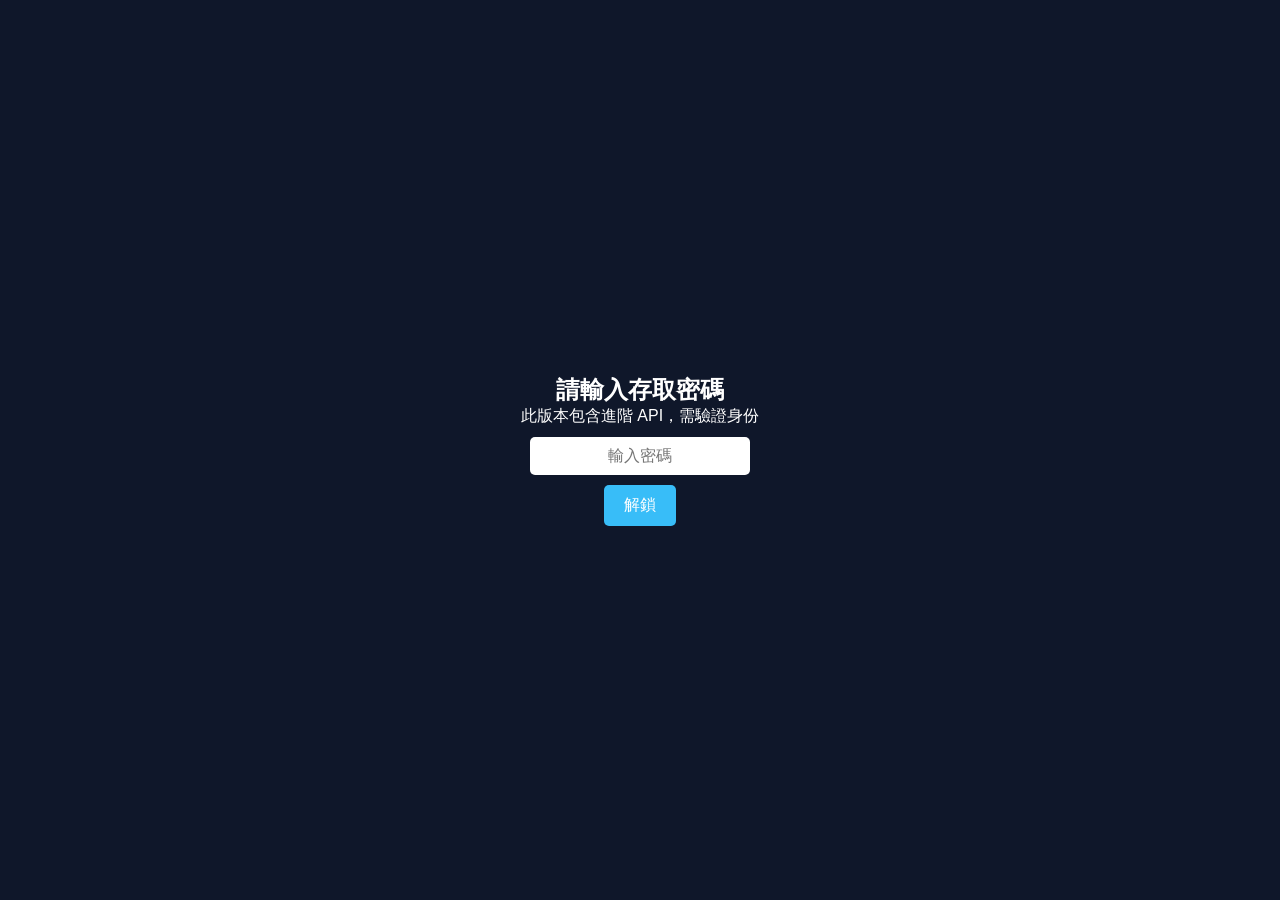
<file: monthly-report/index_v3.html>
<!DOCTYPE html>
<html lang="zh-TW">
<head>
    <meta charset="UTF-8">
    <meta name="viewport" content="width=device-width, initial-scale=1.0">
    <meta name="description" content="Monthly newsletter generator, easily produce beautiful emails suitable for Gmail. (Version 3 - Built-in API Key)">
    <title>Newsletter Generator v3</title>
    <link rel="stylesheet" href="style_v2.css">
    <link rel="preconnect" href="https://fonts.googleapis.com">
    <link rel="preconnect" href="https://fonts.gstatic.com" crossorigin>
    <link href="https://fonts.googleapis.com/css2?family=Outfit:wght@300;400;600&display=swap" rel="stylesheet">
</head>
<body>
<style>
#password-overlay {
    position: fixed;
    top: 0; left: 0; width: 100%; height: 100%;
    background: #0f172a;
    z-index: 9999;
    display: flex;
    flex-direction: column;
    align-items: center;
    justify-content: center;
    color: white;
    font-family: sans-serif;
}
#password-overlay input {
    padding: 10px; font-size: 16px; margin: 10px 0;
    border-radius: 5px; border: none; text-align: center;
}
#password-overlay button {
    padding: 10px 20px; font-size: 16px; background: #38bdf8;
    color: white; border: none; border-radius: 5px; cursor: pointer;
}
#password-overlay button:hover { background: #0284c7; }
</style>
<div id="password-overlay">
    <h2>請輸入存取密碼</h2>
    <p>此版本包含進階 API，需驗證身份</p>
    <input type="password" id="access-pwd" placeholder="輸入密碼">
    <button onclick="checkPwd()">解鎖</button>
    <p id="pwd-error" style="color: #ef4444; display: none;">密碼錯誤</p>
</div>
<script>
function checkPwd() {
    if(document.getElementById('access-pwd').value === '7297') {
        document.getElementById('password-overlay').style.display = 'none';
    } else {
        document.getElementById('pwd-error').style.display = 'block';
    }
}
</script>

    <div class="app-container">
        <aside class="sidebar">
            <h1 id="app-title">Newsletter Generator</h1>
            <p class="subtitle">Enter tasks, generate beautiful emails instantly</p>
            
            <form id="newsletter-form" onsubmit="event.preventDefault();">
                <!-- 基本資訊 -->
                <div class="form-group">
                    <label for="input-month">Month / Date</label>
                    <input type="text" id="input-month" placeholder="e.g., April 2026" required>
                </div>
                
                <!-- 完成任務 -->
                <div class="form-group">
                    <label>Accomplished Tasks</label>
                    <div id="categories-container">
                        <!-- 動態新增類別與任務 -->
                    </div>
                    <button type="button" id="add-category-btn" class="btn-text">+ Add Task Category</button>
                </div>
                
                <!-- 關鍵數據 -->
                <div class="form-group">
                    <label>Key Metrics (Optional)</label>
                    <div id="metrics-container">
                        <!-- 動態新增數據 -->
                    </div>
                    <button type="button" id="add-metric-btn" class="btn-text">+ Add Metric</button>
                </div>
                
                <!-- 下個月計畫 -->
                <div class="form-group">
                    <label>Next Month's Plan</label>
                    <div id="plans-container">
                        <!-- 動態新增計畫 -->
                    </div>
                    <button type="button" id="add-plan-btn" class="btn-text">+ Add Plan</button>
                </div>
                
                <!-- 本月趣事 -->
                <div class="form-group">
                    <div style="display: flex; justify-content: space-between; align-items: center; margin-bottom: 8px;">
                        <label for="input-fun" style="margin-bottom: 0;">Fun Findings (Optional)</label>
                        <div>
                            <button type="button" id="ai-expand-fun-btn" class="btn-text" style="color: var(--secondary); font-size: 12px; margin-right: 10px;">✨ AI Polish</button>
                            <button type="button" id="ai-translate-fun-btn" class="btn-text" style="color: var(--primary); font-size: 12px;">🌐 Translate</button>
                        </div>
                    </div>
                    <textarea id="input-fun" rows="4" placeholder="Share anything interesting or new findings from this month..."></textarea>
                </div>
            </form>
        </aside>
        
        <main class="preview-area">
            <div class="preview-header">
                <h2>Newsletter Preview</h2>
                <div class="actions">
                    <button id="generate-btn" class="btn primary">Generate Preview</button>
                    <button id="copy-btn" class="btn secondary">Copy to Clipboard</button>
                </div>
            </div>
            <div class="preview-window">
                <div id="preview-content" class="preview-content">
                    <div class="placeholder-text">Fill in the form on the left and click 'Generate Preview'...</div>
                </div>
            </div>
        </main>
    </div>
    <script src="script_v3.js"></script>
</body>
</html>
</file>
<file: monthly-report/style.css>
:root {
    --primary: #6366f1;
    --primary-hover: #4f46e5;
    --secondary: #ff007a;
    --bg-gradient: linear-gradient(135deg, #f5f7fa 0%, #c3cfe2 100%);
    --card-bg: rgba(255, 255, 255, 0.8);
    --text-color: #1e293b;
    --text-muted: #64748b;
    --border-color: rgba(255, 255, 255, 0.3);
    --shadow: 0 8px 32px 0 rgba(31, 38, 135, 0.37);
    --radius: 16px;
}

* {
    box-sizing: border-box;
    margin: 0;
    padding: 0;
}

body {
    font-family: 'Outfit', -apple-system, BlinkMacSystemFont, "Segoe UI", Roboto, Helvetica, Arial, sans-serif;
    background: var(--bg-gradient);
    color: var(--text-color);
    min-height: 100vh;
    display: flex;
    justify-content: center;
    align-items: center;
    padding: 20px;
}

.app-container {
    display: grid;
    grid-template-columns: 400px 1fr;
    gap: 20px;
    width: 100%;
    max-width: 1400px;
    height: 90vh;
    background: var(--card-bg);
    backdrop-filter: blur(10px);
    -webkit-backdrop-filter: blur(10px);
    border-radius: var(--radius);
    border: 1px solid var(--border-color);
    box-shadow: var(--shadow);
    overflow: hidden;
}

/* Sidebar / Form Area */
.sidebar {
    background: rgba(255, 255, 255, 0.5);
    padding: 30px;
    border-right: 1px solid var(--border-color);
    overflow-y: auto;
    display: flex;
    flex-direction: column;
}

#app-title {
    font-size: 24px;
    font-weight: 600;
    background: linear-gradient(45deg, var(--primary), var(--secondary));
    -webkit-background-clip: text;
    -webkit-text-fill-color: transparent;
    margin-bottom: 5px;
}

.subtitle {
    font-size: 14px;
    color: var(--text-muted);
    margin-bottom: 30px;
}

.form-group {
    margin-bottom: 20px;
}

label {
    display: block;
    font-size: 14px;
    font-weight: 600;
    margin-bottom: 8px;
    color: var(--text-color);
}

input[type="text"], textarea {
    width: 100%;
    padding: 12px;
    border-radius: 8px;
    border: 1px solid rgba(0, 0, 0, 0.1);
    background: rgba(255, 255, 255, 0.9);
    font-family: inherit;
    font-size: 14px;
    transition: all 0.3s ease;
}

input[type="text"]:focus, textarea:focus {
    outline: none;
    border-color: var(--primary);
    box-shadow: 0 0 0 2px rgba(99, 102, 241, 0.2);
}

.btn-text {
    background: none;
    border: none;
    color: var(--primary);
    font-size: 14px;
    font-weight: 600;
    cursor: pointer;
    padding: 5px 0;
    transition: color 0.2s;
}

.btn-text:hover {
    color: var(--primary-hover);
}

.btn-sm {
    padding: 6px 12px;
    font-size: 12px;
    border-radius: 6px;
}

.loading {
    opacity: 0.6 !important;
    cursor: wait !important;
    pointer-events: none;
}

/* Dynamic Item Styles */
.dynamic-item {
    display: flex;
    gap: 10px;
    margin-bottom: 10px;
    align-items: center;
}

.dynamic-item input {
    flex: 1;
}

.btn-remove {
    background: none;
    border: none;
    color: #ef4444;
    font-size: 18px;
    cursor: pointer;
    padding: 5px;
}

.category-block {
    background: rgba(0, 0, 0, 0.03);
    padding: 15px;
    border-radius: 8px;
    margin-bottom: 15px;
}

.category-header {
    display: flex;
    gap: 10px;
    margin-bottom: 10px;
}

/* Preview Area */
.preview-area {
    padding: 30px;
    display: flex;
    flex-direction: column;
    overflow: hidden;
}

.preview-header {
    display: flex;
    justify-content: space-between;
    align-items: center;
    margin-bottom: 20px;
}

.actions {
    display: flex;
    gap: 10px;
}

.btn {
    padding: 10px 20px;
    border-radius: 8px;
    font-weight: 600;
    cursor: pointer;
    transition: all 0.3s ease;
    font-family: inherit;
}

.btn.primary {
    background: var(--primary);
    color: white;
    border: none;
}

.btn.primary:hover {
    background: var(--primary-hover);
    transform: translateY(-1px);
}

.btn.secondary {
    background: white;
    color: var(--text-color);
    border: 1px solid rgba(0, 0, 0, 0.1);
}

.btn.secondary:hover {
    background: #f8fafc;
    border-color: var(--primary);
}

.preview-window {
    flex: 1;
    background: #f8fafc;
    border-radius: 12px;
    padding: 20px;
    overflow-y: auto;
    border: 1px solid rgba(0, 0, 0, 0.05);
}

.preview-content {
    background: white;
    max-width: 600px;
    margin: 0 auto;
    box-shadow: 0 4px 6px -1px rgba(0, 0, 0, 0.1);
    border-radius: 8px;
    overflow: hidden;
}

.placeholder-text {
    text-align: center;
    color: var(--text-muted);
    padding: 40px;
    font-style: italic;
}

/* Newsletter Template Styles (Mimicking the generated look) */
/* Note: These will be inlined in JS, but here for the preview container */
.ns-header {
    background: linear-gradient(135deg, #4f46e5 0%, #7c3aed 100%);
    color: white;
    padding: 40px 30px;
    text-align: center;
}

.ns-header h1 {
    font-size: 28px;
    margin-bottom: 10px;
}

.ns-body {
    padding: 30px;
}

.ns-section {
    margin-bottom: 25px;
}

.ns-section h2 {
    font-size: 18px;
    color: #1e293b;
    border-bottom: 2px solid #e2e8f0;
    padding-bottom: 8px;
    margin-bottom: 15px;
}

.ns-list {
    list-style-type: none;
}

.ns-list li {
    padding: 8px 0;
    border-bottom: 1px solid #f1f5f9;
    display: flex;
    align-items: baseline;
}

.ns-list li::before {
    content: "✦";
    color: #6366f1;
    margin-right: 10px;
    font-size: 12px;
}

.ns-metrics {
    display: grid;
    grid-template-columns: repeat(auto-fit, minmax(120px, 1fr));
    gap: 15px;
    margin-bottom: 20px;
}

.ns-metric-card {
    background: #f8fafc;
    padding: 15px;
    border-radius: 8px;
    text-align: center;
    border: 1px solid #e2e8f0;
}

.ns-metric-value {
    font-size: 24px;
    font-weight: 600;
    color: #4f46e5;
}

.ns-metric-label {
    font-size: 12px;
    color: #64748b;
    margin-top: 5px;
}
</file>
<file: monthly-report/style_v2.css>
:root {
    --primary: #ff4b72;
    --primary-hover: #e0355a;
    --secondary: #ffaa00;
    --accent: #00d2c4;
    --bg-gradient: linear-gradient(135deg, #ffe5ec 0%, #fff0f5 50%, #e6fcf5 100%);
    --card-bg: rgba(255, 255, 255, 0.85);
    --text-color: #2d3748;
    --text-muted: #718096;
    --border-color: rgba(255, 255, 255, 0.6);
    --shadow: 0 10px 25px -5px rgba(255, 75, 114, 0.1), 0 8px 10px -6px rgba(0, 0, 0, 0.05);
    --radius-blob1: 30px 70% 70% 30% / 30% 30% 70% 70%;
    --radius-blob2: 50px 20px 50px 20px;
    --radius-standard: 16px;
}

* {
    box-sizing: border-box;
    margin: 0;
    padding: 0;
}

body {
    font-family: 'Outfit', -apple-system, BlinkMacSystemFont, "Segoe UI", Roboto, Helvetica, Arial, sans-serif;
    background: var(--bg-gradient);
    color: var(--text-color);
    min-height: 100vh;
    display: flex;
    justify-content: center;
    align-items: center;
    padding: 20px;
    overflow: hidden;
}

.app-container {
    display: grid;
    grid-template-columns: 420px 1fr;
    gap: 25px;
    width: 100%;
    max-width: 1440px;
    height: 92vh;
    background: rgba(255, 255, 255, 0.4);
    backdrop-filter: blur(20px);
    -webkit-backdrop-filter: blur(20px);
    border-radius: 32px;
    border: 1px solid var(--border-color);
    box-shadow: 0 20px 50px rgba(0, 0, 0, 0.05);
    padding: 20px;
    overflow: hidden;
}

/* Sidebar / Form Area */
.sidebar {
    background: var(--card-bg);
    padding: 30px;
    border-radius: 24px;
    border: 1px solid var(--border-color);
    box-shadow: var(--shadow);
    overflow-y: auto;
    display: flex;
    flex-direction: column;
    animation: slideIn 0.6s ease-out;
}

#app-title {
    font-size: 28px;
    font-weight: 600;
    background: linear-gradient(45deg, var(--primary), var(--secondary));
    -webkit-background-clip: text;
    -webkit-text-fill-color: transparent;
    margin-bottom: 5px;
}

.subtitle {
    font-size: 14px;
    color: var(--text-muted);
    margin-bottom: 30px;
}

.form-group {
    margin-bottom: 22px;
    background: rgba(255, 255, 255, 0.5);
    padding: 15px;
    border-radius: 16px;
    border: 1px solid rgba(255, 255, 255, 0.8);
    transition: transform 0.3s ease, box-shadow 0.3s ease;
}

.form-group:hover {
    transform: translateY(-2px);
    box-shadow: 0 5px 15px rgba(0, 0, 0, 0.03);
}

label {
    display: block;
    font-size: 14px;
    font-weight: 600;
    margin-bottom: 10px;
    color: #4a5568;
}

input[type="text"], textarea {
    width: 100%;
    padding: 12px 16px;
    border-radius: 12px;
    border: 1px solid #e2e8f0;
    background: rgba(255, 255, 255, 0.9);
    font-family: inherit;
    font-size: 14px;
    transition: all 0.3s cubic-bezier(0.4, 0, 0.2, 1);
}

input[type="text"]:focus, textarea:focus {
    outline: none;
    border-color: var(--primary);
    box-shadow: 0 0 0 3px rgba(255, 75, 114, 0.15);
    background: white;
}

.btn-text {
    background: none;
    border: none;
    color: var(--primary);
    font-size: 14px;
    font-weight: 600;
    cursor: pointer;
    padding: 5px 0;
    transition: all 0.2s ease;
    position: relative;
}

.btn-text:hover {
    color: var(--primary-hover);
    transform: translateX(3px);
}

.btn-sm {
    padding: 6px 12px;
    font-size: 12px;
    border-radius: 8px;
    background: rgba(255, 255, 255, 0.8);
    border: 1px solid rgba(0, 0, 0, 0.05);
    box-shadow: 0 2px 5px rgba(0,0,0,0.05);
}

.loading {
    opacity: 0.6 !important;
    cursor: wait !important;
    pointer-events: none;
}

/* Dynamic Item Styles */
.dynamic-item {
    display: flex;
    gap: 10px;
    margin-bottom: 12px;
    align-items: center;
    animation: popIn 0.3s cubic-bezier(0.175, 0.885, 0.32, 1.275);
}

.dynamic-item input {
    flex: 1;
}

.btn-remove {
    background: none;
    border: none;
    color: #fc8181;
    font-size: 20px;
    cursor: pointer;
    padding: 5px;
    border-radius: 50%;
    display: flex;
    align-items: center;
    justify-content: center;
    transition: all 0.2s ease;
}

.btn-remove:hover {
    color: #e53e3e;
    background: #fff5f5;
    transform: rotate(90deg);
}

.category-block {
    background: linear-gradient(135deg, rgba(255, 255, 255, 0.8) 0%, rgba(255, 245, 245, 0.8) 100%);
    padding: 20px;
    border-radius: var(--radius-blob2);
    margin-bottom: 20px;
    border: 1px solid var(--border-color);
    box-shadow: 0 4px 15px rgba(0, 0, 0, 0.02);
    transition: all 0.3s ease;
}

.category-block:hover {
    box-shadow: 0 8px 25px rgba(255, 75, 114, 0.05);
}

.category-header {
    display: flex;
    gap: 10px;
    margin-bottom: 15px;
}

/* Preview Area */
.preview-area {
    background: var(--card-bg);
    padding: 30px;
    border-radius: 24px;
    border: 1px solid var(--border-color);
    box-shadow: var(--shadow);
    display: flex;
    flex-direction: column;
    overflow: hidden;
    animation: slideIn 0.6s ease-out 0.2s backwards;
}

.preview-header {
    display: flex;
    justify-content: space-between;
    align-items: center;
    margin-bottom: 20px;
}

.actions {
    display: flex;
    gap: 12px;
}

.btn {
    padding: 12px 24px;
    border-radius: 14px;
    font-weight: 600;
    cursor: pointer;
    transition: all 0.3s cubic-bezier(0.175, 0.885, 0.32, 1.275);
    font-family: inherit;
    font-size: 14px;
}

.btn.primary {
    background: linear-gradient(45deg, var(--primary), var(--secondary));
    color: white;
    border: none;
    box-shadow: 0 4px 15px rgba(255, 75, 114, 0.3);
}

.btn.primary:hover {
    transform: translateY(-2px) scale(1.02);
    box-shadow: 0 6px 20px rgba(255, 75, 114, 0.4);
}

.btn.secondary {
    background: white;
    color: var(--text-color);
    border: 1px solid #e2e8f0;
    box-shadow: 0 2px 5px rgba(0,0,0,0.02);
}

.btn.secondary:hover {
    background: #f8fafc;
    border-color: var(--primary);
    transform: translateY(-1px);
}

.preview-window {
    flex: 1;
    background: #fff9fa;
    border-radius: 20px;
    padding: 30px;
    overflow-y: auto;
    border: 1px solid rgba(255, 75, 114, 0.05);
}

.preview-content {
    background: white;
    max-width: 600px;
    margin: 0 auto;
    box-shadow: 0 15px 35px rgba(0, 0, 0, 0.05);
    border-radius: 24px;
    overflow: hidden;
    border: 1px solid #fff0f3;
}

.placeholder-text {
    text-align: center;
    color: var(--text-muted);
    padding: 60px 40px;
    font-style: italic;
}

/* Animations */
@keyframes slideIn {
    from { transform: translateY(20px); opacity: 0; }
    to { transform: translateY(0); opacity: 1; }
}

@keyframes popIn {
    0% { transform: scale(0.9); opacity: 0; }
    100% { transform: scale(1); opacity: 1; }
}

/* Custom Scrollbar */
::-webkit-scrollbar {
    width: 8px;
    height: 8px;
}

::-webkit-scrollbar-track {
    background: rgba(0, 0, 0, 0.02);
    border-radius: 4px;
}

::-webkit-scrollbar-thumb {
    background: rgba(255, 75, 114, 0.2);
    border-radius: 4px;
    transition: background 0.3s;
}

::-webkit-scrollbar-thumb:hover {
    background: rgba(255, 75, 114, 0.4);
}
</file>
